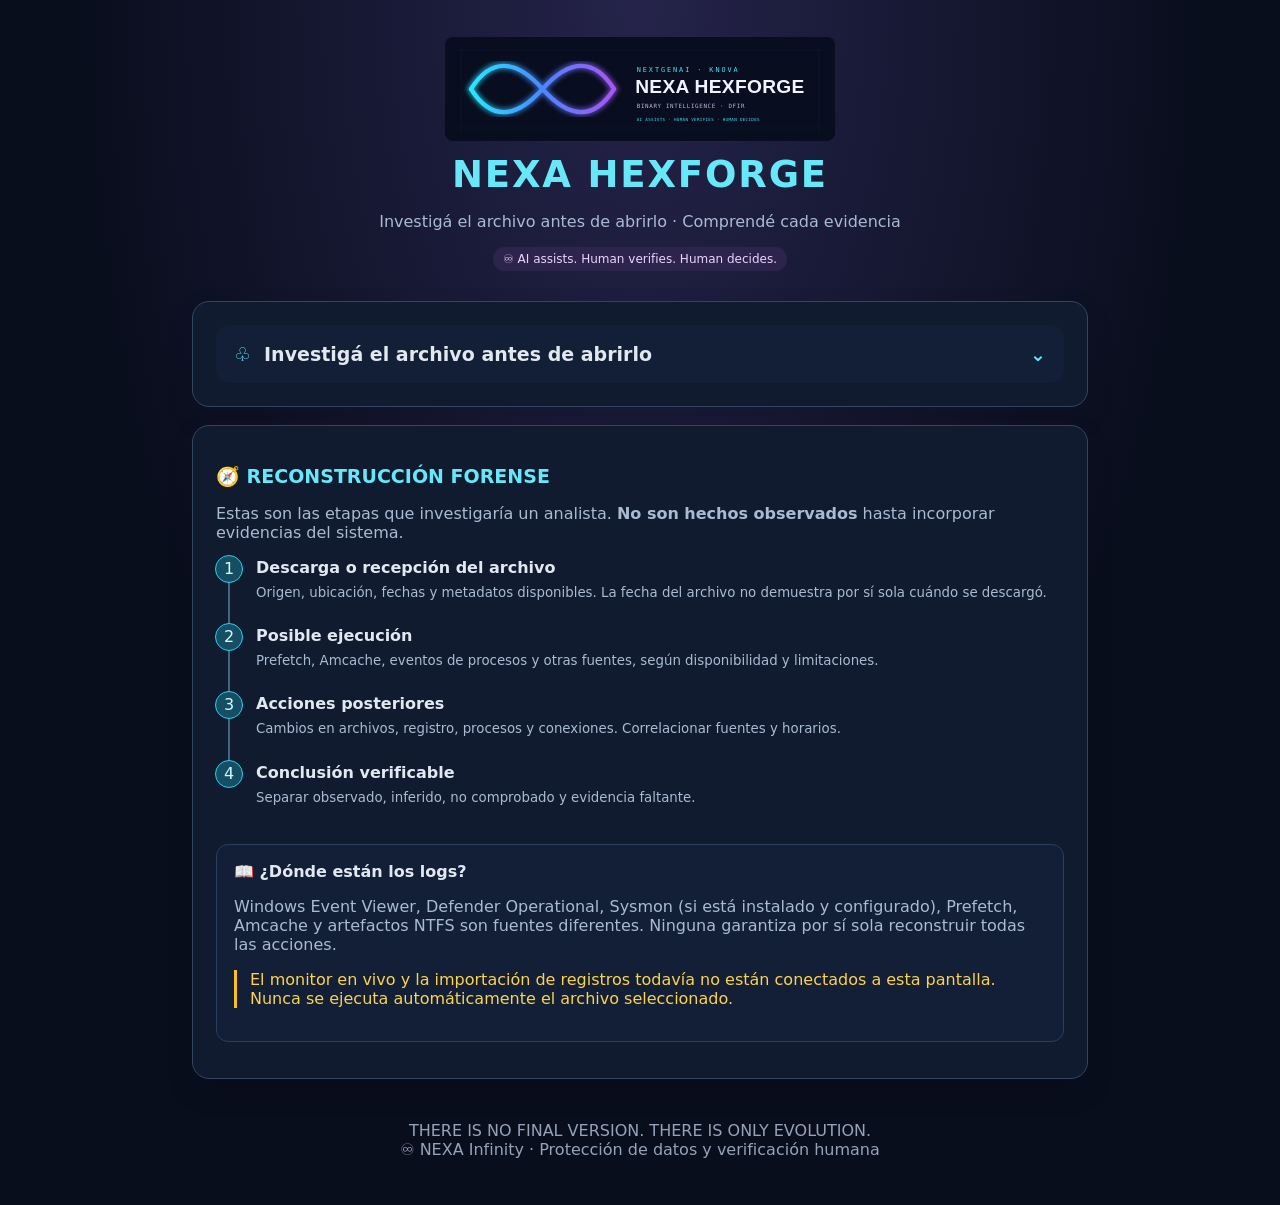
<file: web/index.html>
<!doctype html>
<html lang="es"><head><meta charset="utf-8"><meta name="viewport" content="width=device-width,initial-scale=1">
<title>NEXA HexForge | Investigá antes de abrir</title>
<style>
:root{color-scheme:dark;font-family:Inter,system-ui,Arial,sans-serif}*{box-sizing:border-box}body{margin:0;background:radial-gradient(ellipse at top,#25234a,#090e1d 62%);color:#e2e8f0}main{max-width:940px;margin:auto;padding:22px}header{text-align:center;margin:15px auto 30px}header img{width:min(390px,100%);max-height:130px}h1{font-size:clamp(23px,4vw,37px);letter-spacing:.05em;color:#67e8f9;margin:8px 0}h2{font-size:19px;color:#67e8f9}h3{margin:0;font-size:16px}.subtitle,.muted{color:#a9bbd3}.panel{background:#101b30;border:1px solid #344561;border-radius:17px;padding:23px;margin:18px 0;box-shadow:0 12px 28px #0002}.inner{background:#121f36;border:1px solid #2b3e5d;border-radius:12px;padding:17px;margin:13px 0}.intro{display:flex;gap:15px;align-items:center}.intro .symbol{font-size:29px}input[type=file]{max-width:100%;font:inherit;margin:12px 0}button,.linkbutton{font:inherit;background:#164e63;color:#e8fbff;border:1px solid #22d3ee;border-radius:9px;padding:12px 16px;cursor:pointer;text-decoration:none;display:inline-block}button:hover,.linkbutton:hover{background:#155e75}summary{cursor:pointer;list-style:none}summary::-webkit-details-marker{display:none}summary:focus-visible{outline:3px solid #fbbf24;outline-offset:4px}.fold{border-radius:14px;background:#121f36;padding:18px}.fold summary{display:flex;align-items:center;gap:13px;font-weight:700;font-size:19px}.fold summary .chevron{margin-left:auto;color:#67e8f9;transition:transform .2s}.fold[open] summary .chevron{transform:rotate(180deg)}.fold-body{padding:12px 0 0 36px}.fold-body p{line-height:1.65}button:focus-visible,a:focus-visible,input:focus-visible{outline:3px solid #fbbf24;outline-offset:3px}.status{color:#fcd34d}.item{display:flex;gap:13px;align-items:flex-start;border-top:1px solid #334155;padding:15px 0}.item:first-child{border-top:0}.item .icon{font-size:22px;min-width:27px}.item p{margin:5px 0 0;color:#cbd5e1;line-height:1.55}.timeline{margin:16px 0 0;padding:0;list-style:none;counter-reset:steps}.timeline li{position:relative;counter-increment:steps;border-left:2px solid #47647f;padding:0 0 23px 26px;margin-left:12px}.timeline li:before{content:counter(steps);position:absolute;left:-15px;top:-3px;background:#164e63;border:1px solid #22d3ee;border-radius:50%;width:26px;height:26px;text-align:center;line-height:26px;color:#cffafe}.timeline li:last-child{border-left-color:transparent}.timeline small{display:block;color:#a9bbd3;line-height:1.6;margin-top:5px}.pill{display:inline-block;background:#2d244d;color:#e9d5ff;border-radius:30px;padding:5px 10px;font-size:12px}.meta{font-family:ui-monospace,Consolas,monospace;font-size:13px;overflow-wrap:anywhere;color:#cbd5e1}.warning{border-left:3px solid #fbbf24;padding-left:13px;color:#fcd34d}.hidden{display:none}a{color:#67e8f9}footer{text-align:center;color:#94a3b8;padding:24px}#facts{margin-top:10px}#facts p{line-height:1.6}code{color:#f9a8d4}@media(max-width:520px){main{padding:12px}.panel{padding:15px}.intro{align-items:flex-start}}
</style></head><body><main>
<header><img src="../assets/nexa-hexforge-infinity.svg" alt="NEXA Infinity"><h1>NEXA HEXFORGE</h1><p class="subtitle">Investigá el archivo antes de abrirlo · Comprendé cada evidencia</p><span class="pill">♾️ AI assists. Human verifies. Human decides.</span></header>
<section class="panel"><details class="fold" id="investigate"><summary><span aria-hidden="true" style="color:#67e8f9">♧</span><span>Investigá el archivo antes de abrirlo</span><span class="chevron" aria-hidden="true">⌄</span></summary><div class="fold-body"><p class="muted">Descubrí qué contiene, qué podría hacer y qué señales conviene revisar. El análisis inicial no ejecuta el archivo.</p><label for="evidence" style="color:#e2e8f0">☁️ Seleccionar archivo local para análisis</label><br><input id="evidence" type="file"><br><button id="analyze" type="button">🔍 Analizar archivo</button><p id="status" class="status" role="status">Seleccioná un archivo para comenzar. No se envía a ningún servidor.</p></div></details></section>
<section id="under" class="panel hidden" aria-live="polite"><h2>🔬 TU ARCHIVO BAJO LA LUPA</h2><div class="inner"><h3 id="filename"></h3><p id="metadata" class="meta"></p><div id="facts"></div></div>
<div class="item"><span class="icon">⚠️</span><div><h3>¿Qué contiene realmente?</h3><p id="identity"></p></div></div>
<div class="item"><span class="icon">🔍</span><div><h3>¿Qué señales merece la pena revisar?</h3><p id="signals"></p></div></div>
<div class="item"><span class="icon">📡</span><div><h3>¿Qué pasó cuando lo ejecutaron?</h3><p>Este análisis no puede saberlo por sí solo. Para demostrar ejecución, cambios o conexiones necesitamos registros del equipo o telemetría de un monitor autorizado.</p></div></div>
<a class="linkbutton" href="semantic-hex.html">Explorar bytes en Semantic Hex Inspector</a>
</section>
<section class="panel"><h2>🧭 RECONSTRUCCIÓN FORENSE</h2><p class="muted">Estas son las etapas que investigaría un analista. <strong>No son hechos observados</strong> hasta incorporar evidencias del sistema.</p>
<ol class="timeline"><li><strong>Descarga o recepción del archivo</strong><small>Origen, ubicación, fechas y metadatos disponibles. La fecha del archivo no demuestra por sí sola cuándo se descargó.</small></li>
<li><strong>Posible ejecución</strong><small>Prefetch, Amcache, eventos de procesos y otras fuentes, según disponibilidad y limitaciones.</small></li>
<li><strong>Acciones posteriores</strong><small>Cambios en archivos, registro, procesos y conexiones. Correlacionar fuentes y horarios.</small></li>
<li><strong>Conclusión verificable</strong><small>Separar observado, inferido, no comprobado y evidencia faltante.</small></li></ol>
<div class="inner"><h3>📖 ¿Dónde están los logs?</h3><p class="muted">Windows Event Viewer, Defender Operational, Sysmon (si está instalado y configurado), Prefetch, Amcache y artefactos NTFS son fuentes diferentes. Ninguna garantiza por sí sola reconstruir todas las acciones.</p><p class="warning">El monitor en vivo y la importación de registros todavía no están conectados a esta pantalla. Nunca se ejecuta automáticamente el archivo seleccionado.</p></div></section>
<footer>THERE IS NO FINAL VERSION. THERE IS ONLY EVOLUTION.<br>♾️ NEXA Infinity · Protección de datos y verificación humana</footer>
<script>
"use strict";
const $=id=>document.getElementById(id);
const fmt=n=>"0x"+n.toString(16).toUpperCase().padStart(2,"0");
const suffix=name=>{const p=name.lastIndexOf(".");return p<0?"(sin extensión)":name.slice(p).toLowerCase()};
function kind(b){if(b.length>=2&&b[0]===77&&b[1]===90)return ["PE/MZ","Se detectó una cabecera MZ. Puede corresponder a un ejecutable Windows; la estructura PE completa requiere validación.","Revisar e_lfanew, cabecera PE, secciones e importaciones."];
if(b.length>=4&&b[0]===0x7f&&b[1]===69&&b[2]===76&&b[3]===70)return ["ELF","Se detectó la firma ELF, habitual en ejecutables y bibliotecas de sistemas tipo Unix.","Revisar arquitectura, encabezados y dependencias."];
if(b.length>=4&&b[0]===0x50&&b[1]===0x4b&&[[3,4],[5,6],[7,8]].some(x=>b[2]===x[0]&&b[3]===x[1]))return ["ZIP","Se detectó una estructura compatible con ZIP. Una APK también utiliza ZIP como contenedor.","Inspeccionar entradas, rutas y metadatos sin extraer ni ejecutar contenido desconocido."];
if(b.length>=3&&b[0]===0xff&&b[1]===0xd8&&b[2]===0xff)return ["JPEG","Se detectó una cabecera compatible con JPEG.","La firma inicial no excluye datos anexados ni otros riesgos; validar la estructura completa."];
if(b.length>=8&&[137,80,78,71,13,10,26,10].every((x,i)=>b[i]===x))return ["PNG","Se detectó una firma PNG.","Validar estructura y chunks; una firma no garantiza seguridad."];
if(b.length>=4&&[0x25,0x50,0x44,0x46].every((x,i)=>b[i]===x))return ["PDF","Se detectó una cabecera PDF.","Revisar estructura, objetos, acciones y archivos embebidos con un parser seguro."];
return ["No identificado","No se identificó una firma conocida en los primeros bytes.","No significa que sea seguro o peligroso; requiere un parser adecuado y más contexto."];}
$("analyze").addEventListener("click",async()=>{const f=$("evidence").files?.[0];if(!f){$("status").textContent="Seleccioná un archivo.";return;}$("status").textContent="Leyendo los primeros bytes localmente…";try{
const b=new Uint8Array(await f.slice(0,Math.min(f.size,4096)).arrayBuffer());const [type,identity,signals]=kind(b);
$("filename").textContent=f.name;$("metadata").textContent="Tamaño: "+f.size+" bytes · Extensión: "+suffix(f.name)+" · Firma: "+type;
$("facts").replaceChildren();const p=document.createElement("p");p.textContent="Primeros bytes: "+Array.from(b.slice(0,16),fmt).join(" ")+(b.length?"":" (archivo vacío)");$("facts").append(p);
const ext=suffix(f.name),looksImage=[".jpg",".jpeg",".png",".gif",".webp"].includes(ext),isExecutable=type==="PE/MZ"||type==="ELF";
$("identity").textContent=(looksImage&&isExecutable?"Atención: la extensión sugiere una imagen, pero la cabecera corresponde a un formato ejecutable. ":"")+identity;
$("signals").textContent=signals+" Esta clasificación es preliminar: no ejecuta código ni emite un veredicto de malware.";
$("under").classList.remove("hidden");$("status").textContent="Inspección local completada. No se ejecutó ni envió el archivo.";
}catch(e){$("status").textContent="No se pudo leer el archivo: "+e.message;}}); 
</script></main></body></html>
</file>
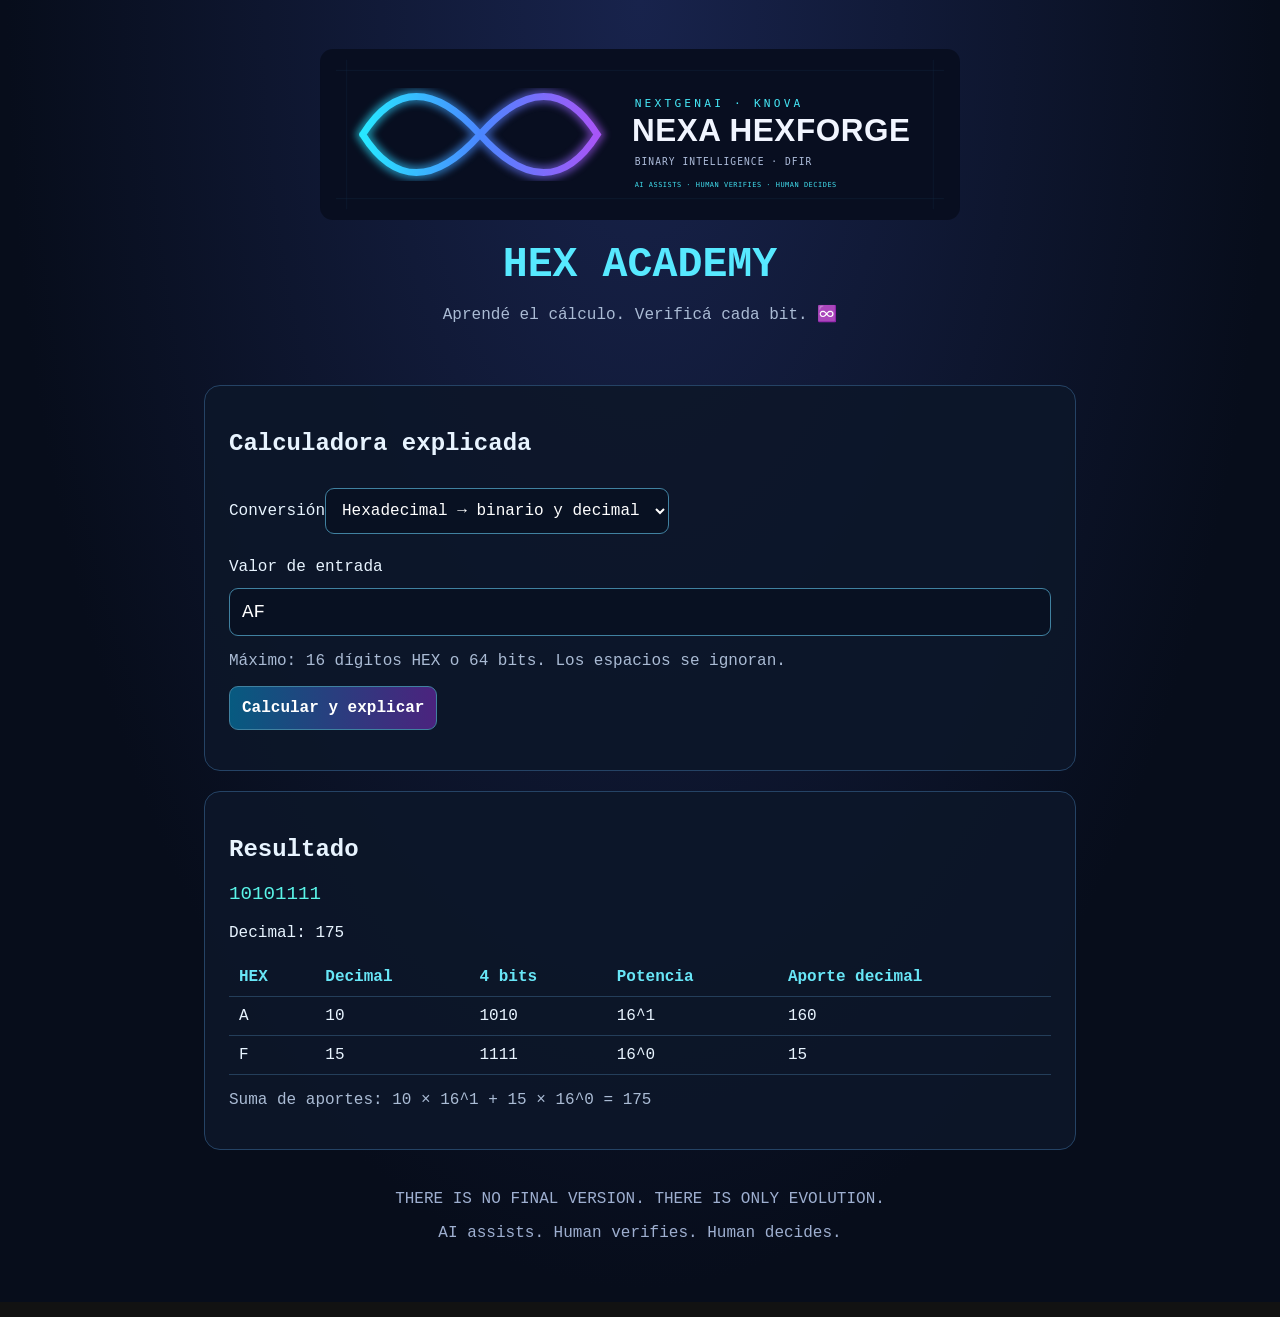
<file: web/academy.html>
<!doctype html>
<html lang="es"><head><meta charset="utf-8"><meta name="viewport" content="width=device-width,initial-scale=1">
<title>NEXA Hex Academy · KNOVA</title>
<style>
:root{color-scheme:dark;font-family:ui-monospace,Consolas,monospace}*{box-sizing:border-box}
body{margin:0;background:radial-gradient(ellipse at 50% 0%,#18234c,#070d1b 70%);color:#e8f4ff;min-height:100vh}
main{max-width:920px;margin:auto;padding:24px}header{text-align:center;padding:25px 0}
header img{max-width:100%;width:640px}h1{font-size:clamp(1.5rem,4vw,2.6rem);margin:16px 0;color:#57e9ff}
small,.muted{color:#aabbd4}section{border:1px solid #254365;border-radius:16px;padding:24px;background:#0d1729e8;margin:20px 0}
label{display:block;margin:12px 0}input,select,button{background:#081122;border:1px solid #4081a0;color:white;border-radius:9px;padding:12px;font:inherit}
input{width:100%;font-size:1.2rem}button{cursor:pointer;background:linear-gradient(90deg,#075a80,#4b237e);font-weight:700}
.controls{display:flex;gap:12px;flex-wrap:wrap}.controls>*{flex:1;min-width:130px}
.result{overflow-wrap:anywhere;color:#5af4e8;font-size:1.2rem}table{width:100%;border-collapse:collapse}
th,td{padding:10px;border-bottom:1px solid #243e5a;text-align:left}
th{color:#68e6f7}#error{color:#ffb6bf}code{color:#83eaff}footer{text-align:center;color:#9eafd0;padding:20px}
</style></head>
<body><main><header><img src="../assets/nexa-hexforge-infinity.svg" alt="NEXA Infinity"><h1>HEX ACADEMY</h1><p class="muted">Aprendé el cálculo. Verificá cada bit. ♾️</p></header>
<section><h2>Calculadora explicada</h2><div class="controls"><label>Conversión<select id="mode"><option value="hex">Hexadecimal → binario y decimal</option><option value="bin">Binario → hexadecimal</option></select></label></div>
<label for="value">Valor de entrada</label><input id="value" value="AF" maxlength="80" spellcheck="false" autocomplete="off">
<p class="muted">Máximo: 16 dígitos HEX o 64 bits. Los espacios se ignoran.</p><button id="calculate">Calcular y explicar</button><p id="error" role="alert"></p></section>
<section id="output" aria-live="polite"><h2>Resultado</h2><p class="result" id="result"></p><p id="summary"></p>
<div style="overflow-x:auto"><table><thead id="head"></thead><tbody id="steps"></tbody></table></div>
<p id="formula" class="muted"></p></section>
<footer>THERE IS NO FINAL VERSION. THERE IS ONLY EVOLUTION.<p>AI assists. Human verifies. Human decides.</p></footer></main>
<script src="academy.js"></script></body></html>
</file>
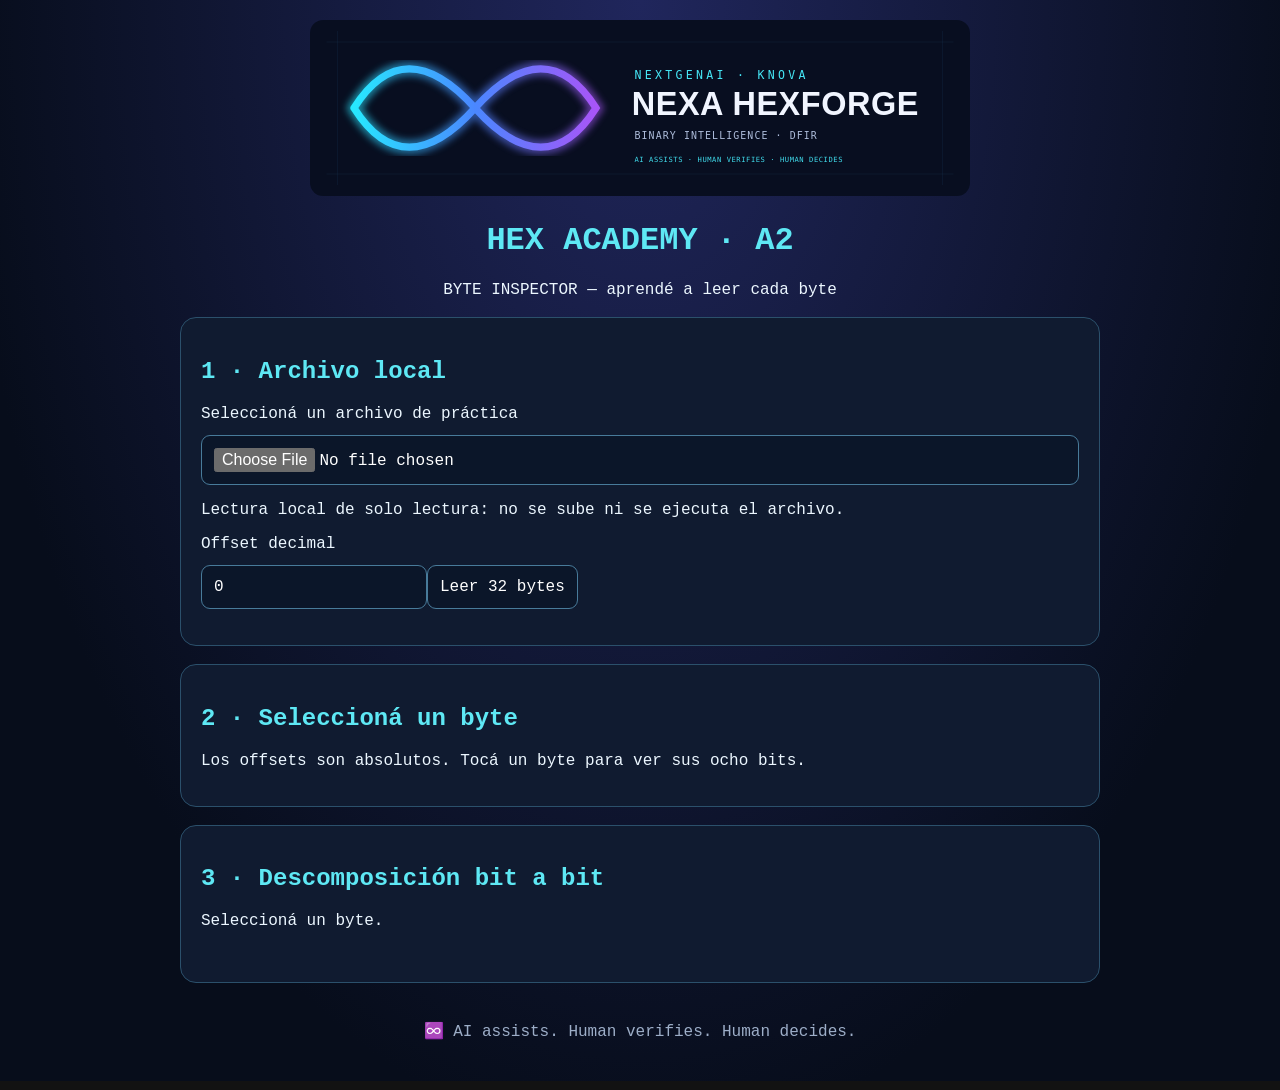
<file: web/byte-inspector.html>
<!doctype html><html lang="es"><head><meta charset="utf-8"><meta name="viewport" content="width=device-width,initial-scale=1"><title>NEXA Hex Academy A2</title><style>
:root{color-scheme:dark;font-family:Consolas,monospace}*{box-sizing:border-box}body{background:radial-gradient(ellipse at top,#20265c,#070d1b 75%);color:#ecf7ff;margin:0}main{max-width:960px;margin:auto;padding:20px}header{text-align:center}header img{width:100%;max-width:660px}h1,h2{color:#5ee8f4}section{background:#101b30;border:1px solid #2b506b;border-radius:16px;padding:20px;margin:18px 0}label{display:block;margin:12px 0}input,button{background:#0b1629;color:white;border:1px solid #487b9a;border-radius:9px;padding:12px;font:inherit}input[type=file]{width:100%}button{cursor:pointer}button:focus-visible{outline:2px solid #6ff}#bytes,.bitgrid{display:grid;grid-template-columns:repeat(8,minmax(0,1fr));gap:6px}.byte{padding:12px 2px}.byte[aria-pressed=true]{background:#087e9e;outline:2px solid cyan}.bit{text-align:center;border:1px solid #385474;border-radius:8px;padding:8px 2px}.bit strong{display:block;color:#65e8ee}.bit small{font-size:.7rem;color:#c7d8ec}#status{color:#f3d68b}#selected,#formula{overflow-wrap:anywhere}footer{text-align:center;color:#9daec8;padding:20px}
</style></head><body><main><header><img src="../assets/nexa-hexforge-infinity.svg" alt="NEXA Infinity"><h1>HEX ACADEMY · A2</h1><p>BYTE INSPECTOR — aprendé a leer cada byte</p></header>
<section><h2>1 · Archivo local</h2><label for="file">Seleccioná un archivo de práctica</label><input id="file" type="file"><p>Lectura local de solo lectura: no se sube ni se ejecuta el archivo.</p><label for="offset">Offset decimal</label><input id="offset" type="number" min="0" step="1" value="0"><button id="read">Leer 32 bytes</button><p id="status" role="status"></p></section>
<section><h2>2 · Seleccioná un byte</h2><p>Los offsets son absolutos. Tocá un byte para ver sus ocho bits.</p><div id="bytes"></div></section>
<section aria-live="polite"><h2>3 · Descomposición bit a bit</h2><p id="selected">Seleccioná un byte.</p><div class="bitgrid" id="bits"></div><p id="formula"></p><p id="meaning"></p></section>
<footer>♾️ AI assists. Human verifies. Human decides.</footer></main><script src="byte-inspector.js"></script></body></html>
</file>
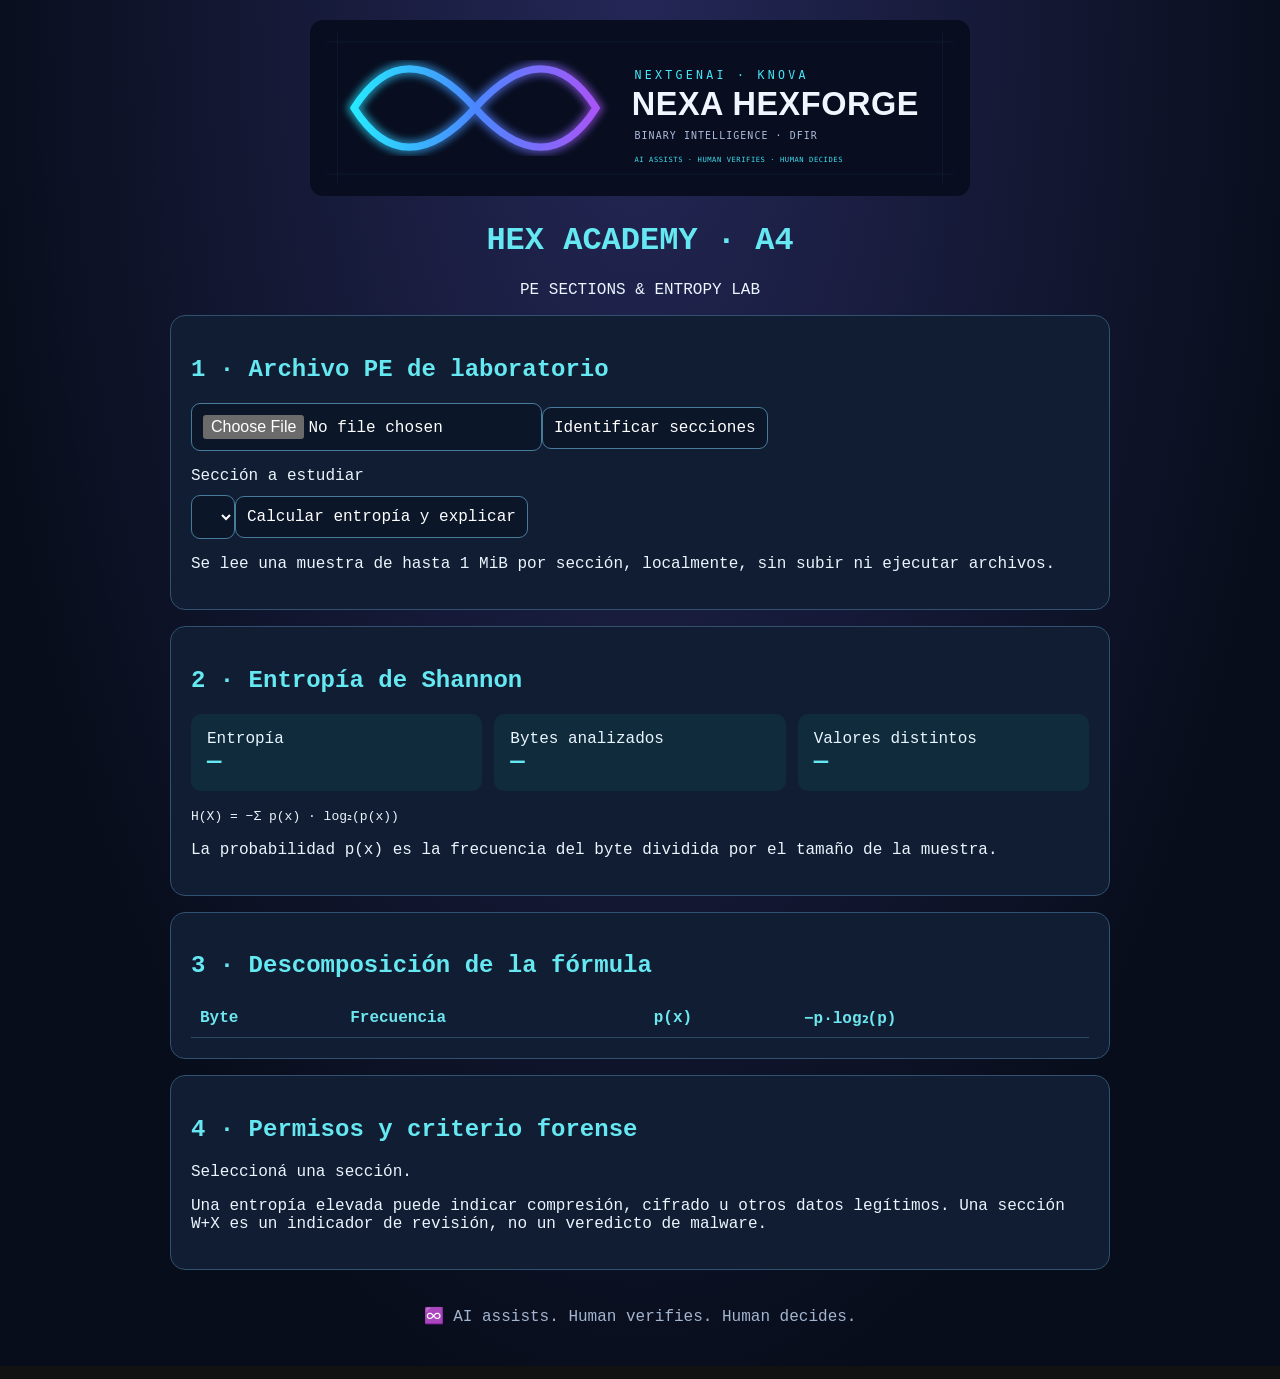
<file: web/entropy-lab.html>
<!doctype html><html lang="es"><head><meta charset="utf-8"><meta name="viewport" content="width=device-width,initial-scale=1"><title>NEXA Hex Academy A4 — Entropy Lab</title><style>
:root{color-scheme:dark;font-family:Consolas,monospace}*{box-sizing:border-box}body{margin:0;background:radial-gradient(ellipse at top,#242756,#080d1b 75%);color:#e9f6ff}main{max-width:980px;margin:auto;padding:20px}header{text-align:center}header img{max-width:660px;width:100%}h1,h2{color:#65e8f1}section{background:#111d32;border:1px solid #30516f;border-radius:15px;padding:20px;margin:16px 0}input,button,select{font:inherit;padding:11px;border:1px solid #487b9a;border-radius:9px;background:#0b1629;color:#fff;max-width:100%}button{cursor:pointer}button:focus-visible{outline:2px solid cyan}label{display:block;margin:10px 0}#status{color:#f8d88b}.metrics{display:flex;gap:12px;flex-wrap:wrap}.metric{flex:1;min-width:140px;padding:16px;background:#102b3c;border-radius:10px}.metric strong{display:block;color:#65e8f1;font-size:1.5rem}table{width:100%;border-collapse:collapse}th,td{padding:9px;text-align:left;border-bottom:1px solid #304963}th{color:#6ce6ef}.scroll{overflow:auto;max-height:400px}footer{text-align:center;color:#a3b5cf;padding:20px}
</style></head><body><main><header><img src="../assets/nexa-hexforge-infinity.svg" alt="NEXA Infinity"><h1>HEX ACADEMY · A4</h1><p>PE SECTIONS & ENTROPY LAB</p></header>
<section><h2>1 · Archivo PE de laboratorio</h2><input type="file" id="file"><button id="inspect">Identificar secciones</button><p id="status" role="status"></p><label for="section">Sección a estudiar</label><select id="section"></select><button id="calculate">Calcular entropía y explicar</button><p>Se lee una muestra de hasta 1 MiB por sección, localmente, sin subir ni ejecutar archivos.</p></section>
<section><h2>2 · Entropía de Shannon</h2><div class="metrics"><div class="metric">Entropía<strong id="entropy">—</strong></div><div class="metric">Bytes analizados<strong id="bytes">—</strong></div><div class="metric">Valores distintos<strong id="unique">—</strong></div></div><p><code>H(X) = −Σ p(x) · log₂(p(x))</code></p><p id="explain">La probabilidad p(x) es la frecuencia del byte dividida por el tamaño de la muestra.</p></section>
<section><h2>3 · Descomposición de la fórmula</h2><div class="scroll"><table><thead><tr><th>Byte</th><th>Frecuencia</th><th>p(x)</th><th>−p·log₂(p)</th></tr></thead><tbody id="terms"></tbody></table></div></section>
<section><h2>4 · Permisos y criterio forense</h2><p id="permissions">Seleccioná una sección.</p><p>Una entropía elevada puede indicar compresión, cifrado u otros datos legítimos. Una sección W+X es un indicador de revisión, no un veredicto de malware.</p></section>
<footer>♾️ AI assists. Human verifies. Human decides.</footer></main><script src="entropy-lab.js"></script></body></html>
</file>
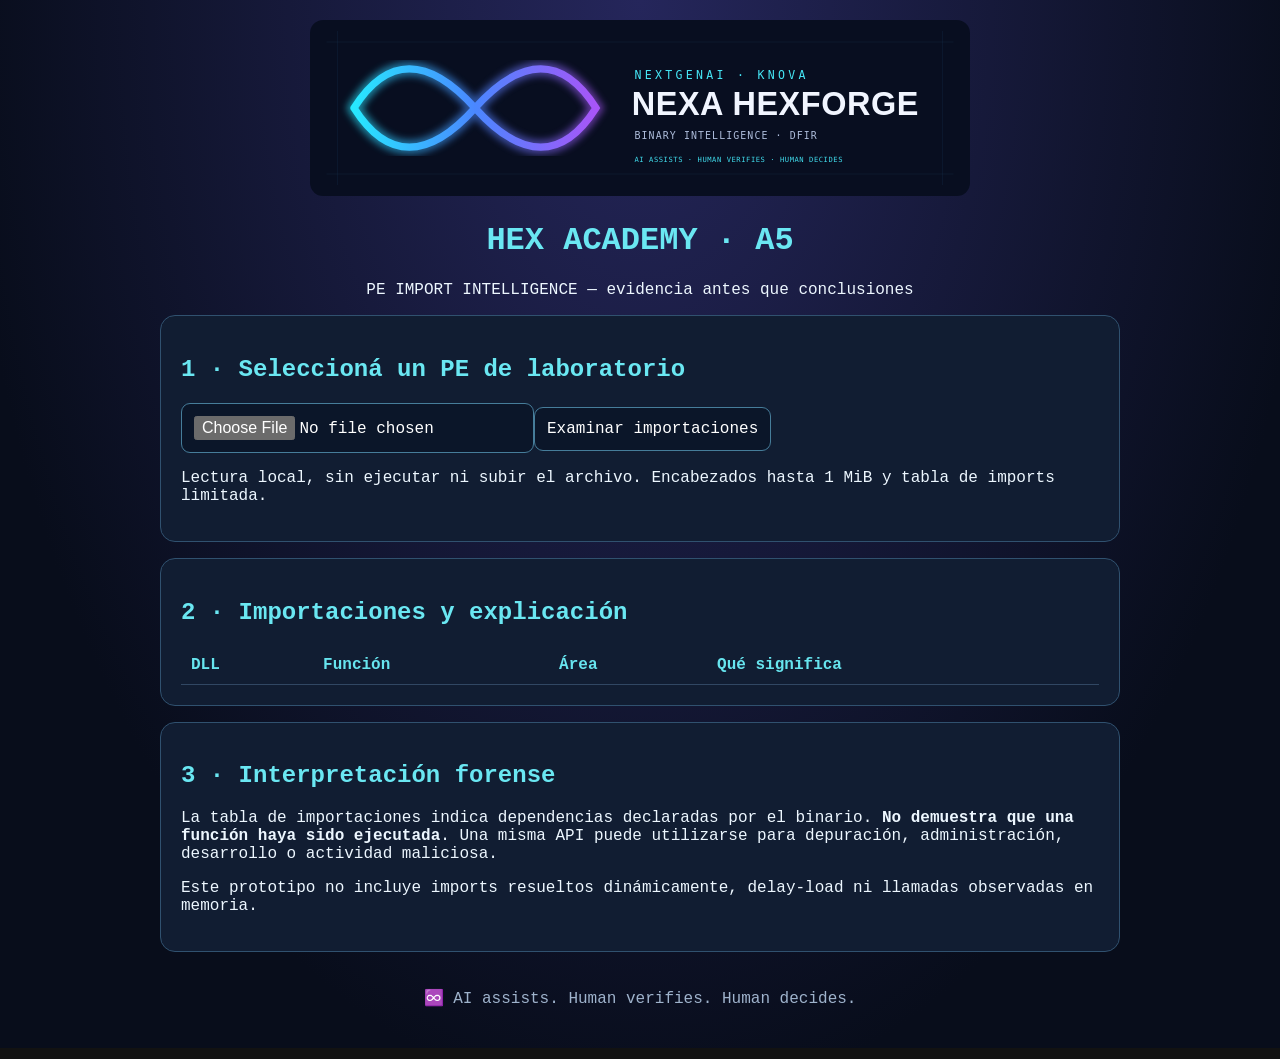
<file: web/import-intelligence.html>
<!doctype html><html lang="es"><head><meta charset="utf-8"><meta name="viewport" content="width=device-width,initial-scale=1"><title>NEXA Hex Academy A5 · Import Intelligence</title><style>
:root{color-scheme:dark;font-family:Consolas,monospace}*{box-sizing:border-box}body{background:radial-gradient(ellipse at top,#25265b,#080d1b 75%);color:#edf7ff;margin:0}main{max-width:1000px;margin:auto;padding:20px}header{text-align:center}header img{max-width:660px;width:100%}h1,h2{color:#6ae7f2}section{background:#111d32;border:1px solid #30516f;border-radius:15px;padding:20px;margin:16px 0}input,button{font:inherit;padding:12px;border:1px solid #467d9a;border-radius:9px;background:#0b1629;color:white;max-width:100%}button{cursor:pointer}button:focus-visible{outline:2px solid cyan}table{width:100%;border-collapse:collapse}th,td{text-align:left;padding:10px;border-bottom:1px solid #314763;vertical-align:top}th{color:#67e5ef}.scroll{overflow:auto}#status{color:#f7d78b}footer{text-align:center;color:#9fb3cc;padding:20px}
</style></head><body><main><header><img src="../assets/nexa-hexforge-infinity.svg" alt="NEXA Infinity"><h1>HEX ACADEMY · A5</h1><p>PE IMPORT INTELLIGENCE — evidencia antes que conclusiones</p></header>
<section><h2>1 · Seleccioná un PE de laboratorio</h2><input type="file" id="file"><button id="inspect">Examinar importaciones</button><p>Lectura local, sin ejecutar ni subir el archivo. Encabezados hasta 1 MiB y tabla de imports limitada.</p><p id="status" role="status"></p></section>
<section><h2>2 · Importaciones y explicación</h2><div class="scroll"><table><thead><tr><th>DLL</th><th>Función</th><th>Área</th><th>Qué significa</th></tr></thead><tbody id="rows"></tbody></table></div></section>
<section><h2>3 · Interpretación forense</h2><p>La tabla de importaciones indica dependencias declaradas por el binario. <strong>No demuestra que una función haya sido ejecutada</strong>. Una misma API puede utilizarse para depuración, administración, desarrollo o actividad maliciosa.</p><p>Este prototipo no incluye imports resueltos dinámicamente, delay-load ni llamadas observadas en memoria.</p></section><footer>♾️ AI assists. Human verifies. Human decides.</footer></main><script src="import-intelligence.js"></script></body></html>
</file>
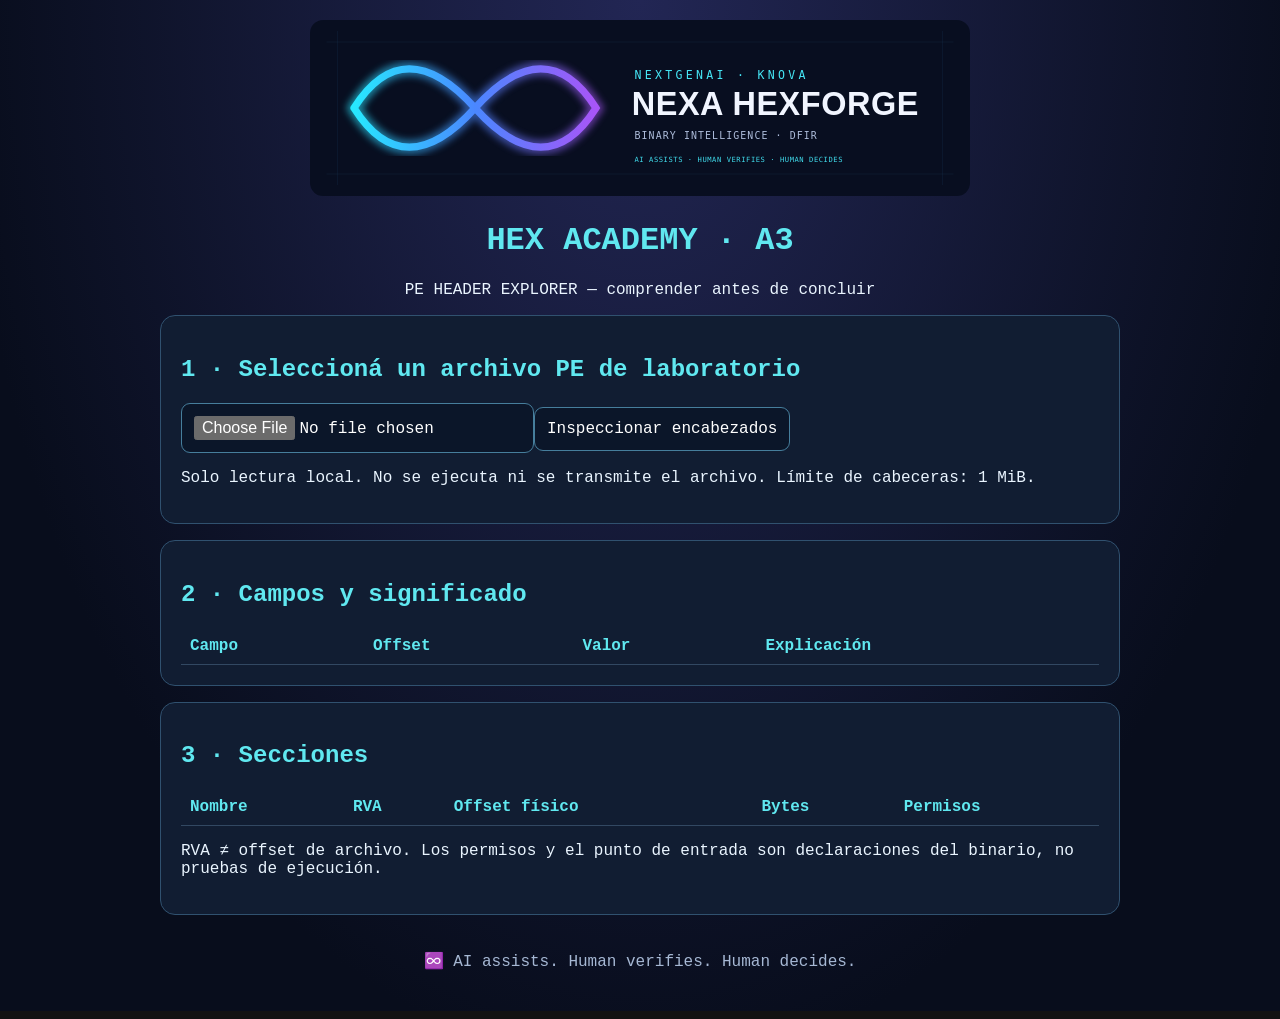
<file: web/pe-explorer.html>
<!doctype html><html lang="es"><head><meta charset="utf-8"><meta name="viewport" content="width=device-width,initial-scale=1"><title>NEXA Hex Academy A3 · PE Header Explorer</title><style>
:root{color-scheme:dark;font-family:Consolas,monospace}*{box-sizing:border-box}body{background:radial-gradient(ellipse at top,#222654,#080d1c 75%);color:#eaf5ff;margin:0}main{max-width:1000px;margin:auto;padding:20px}header{text-align:center}header img{max-width:660px;width:100%}h1,h2{color:#60e8f0}section{background:#111d32;border:1px solid #30516f;border-radius:15px;padding:20px;margin:16px 0}input,button{font:inherit;padding:12px;border:1px solid #467e9c;border-radius:9px;background:#0b1629;color:white}input{max-width:100%}button{cursor:pointer}button:focus-visible{outline:2px solid cyan}table{width:100%;border-collapse:collapse}th,td{border-bottom:1px solid #324862;padding:9px;text-align:left;vertical-align:top}th{color:#60e8f0}code{color:#70ebee}#status{color:#ffd68d}.scroll{overflow-x:auto}footer{text-align:center;color:#a6b8d4;padding:20px}
</style></head><body><main><header><img src="../assets/nexa-hexforge-infinity.svg" alt="NEXA Infinity"><h1>HEX ACADEMY · A3</h1><p>PE HEADER EXPLORER — comprender antes de concluir</p></header>
<section><h2>1 · Seleccioná un archivo PE de laboratorio</h2><input type="file" id="file"><button id="inspect">Inspeccionar encabezados</button><p>Solo lectura local. No se ejecuta ni se transmite el archivo. Límite de cabeceras: 1 MiB.</p><p id="status" role="status"></p></section>
<section><h2>2 · Campos y significado</h2><div class="scroll"><table><thead><tr><th>Campo</th><th>Offset</th><th>Valor</th><th>Explicación</th></tr></thead><tbody id="fields"></tbody></table></div></section>
<section><h2>3 · Secciones</h2><div class="scroll"><table><thead><tr><th>Nombre</th><th>RVA</th><th>Offset físico</th><th>Bytes</th><th>Permisos</th></tr></thead><tbody id="sections"></tbody></table></div><p>RVA ≠ offset de archivo. Los permisos y el punto de entrada son declaraciones del binario, no pruebas de ejecución.</p></section>
<footer>♾️ AI assists. Human verifies. Human decides.</footer></main><script src="pe-explorer.js"></script></body></html>
</file>
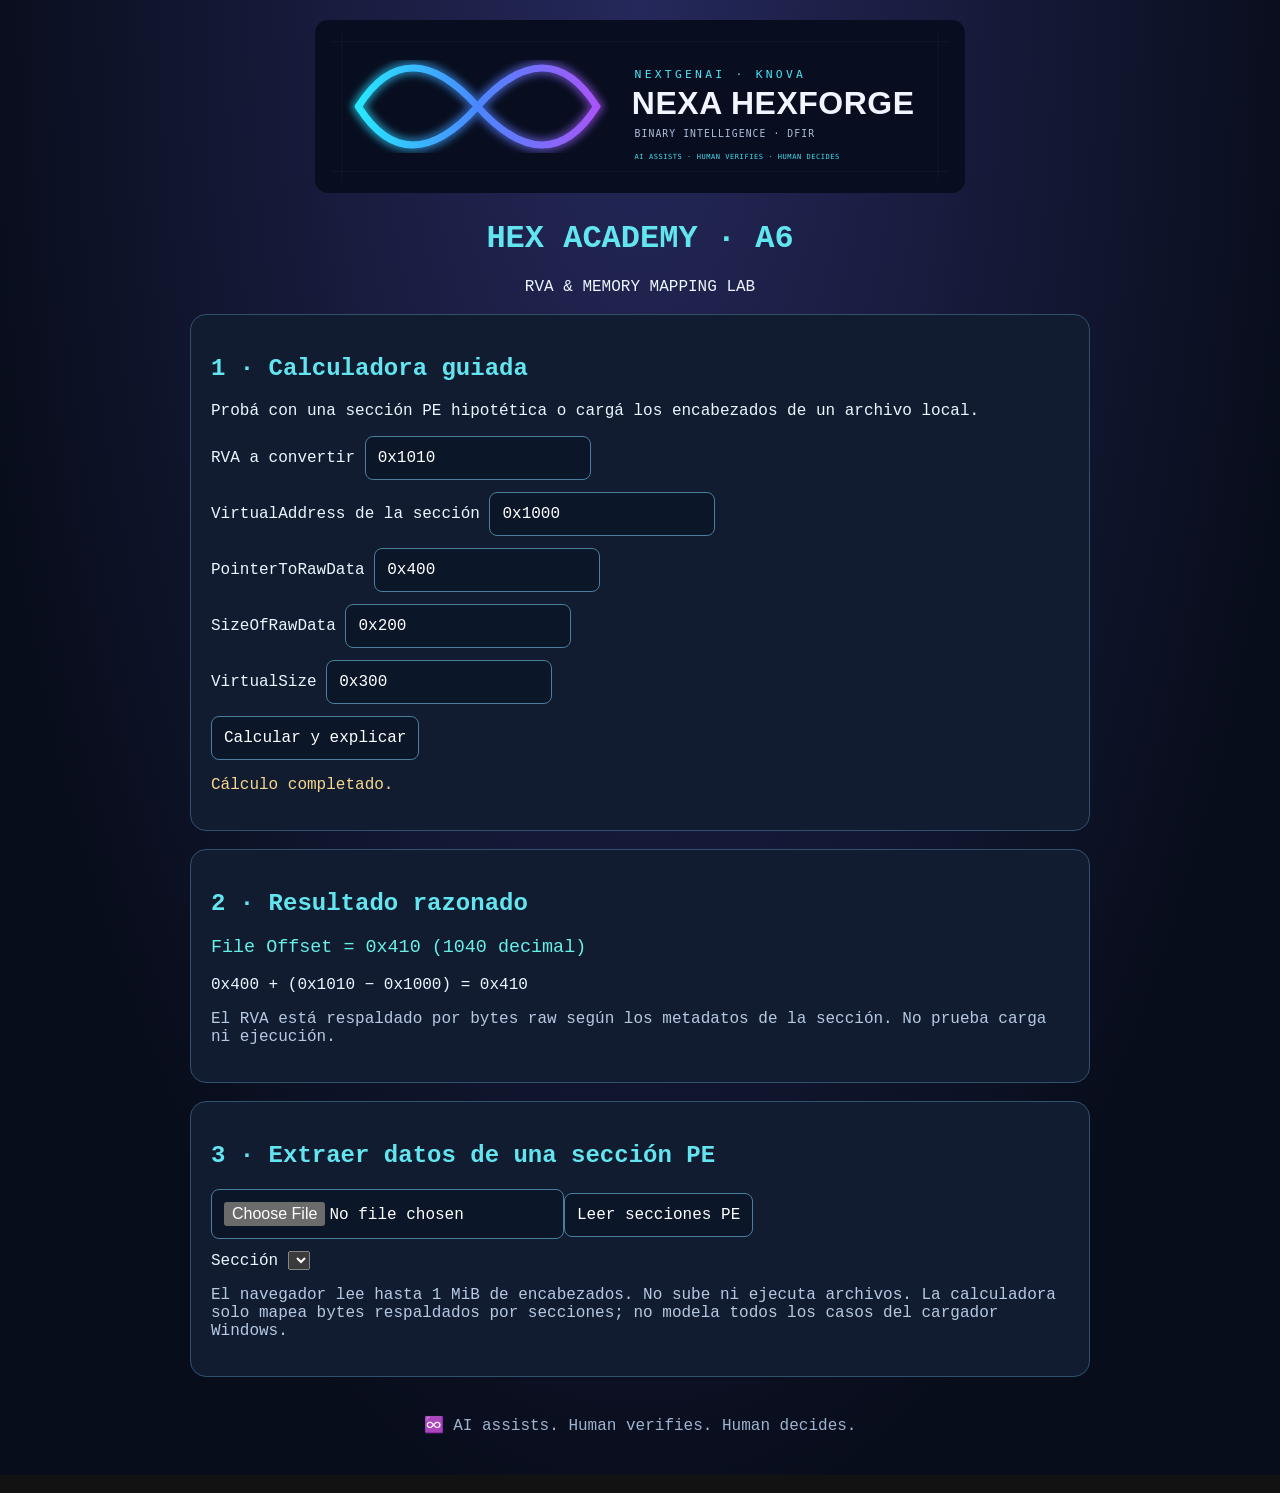
<file: web/rva-mapping.html>
<!doctype html><html lang="es"><head><meta charset="utf-8"><meta name="viewport" content="width=device-width,initial-scale=1"><title>NEXA Hex Academy A6 · RVA Mapping</title><style>
:root{color-scheme:dark;font-family:Consolas,monospace}*{box-sizing:border-box}body{margin:0;background:radial-gradient(ellipse at top,#25285a,#080d1b 75%);color:#edf6ff}main{max-width:940px;margin:auto;padding:20px}header{text-align:center}header img{width:100%;max-width:650px}h1,h2{color:#63e5f0}section{background:#111c31;border:1px solid #30516c;border-radius:16px;padding:20px;margin:18px 0}input,button{font:inherit;background:#0b1629;border:1px solid #497f9d;color:white;border-radius:8px;padding:12px;max-width:100%}button{cursor:pointer}button:focus-visible{outline:2px solid cyan}label{display:block;margin:12px 0}.formula{color:#67f0e6;font-size:1.15rem;overflow-wrap:anywhere}.note{color:#b7c9e2}#status{color:#f7d88b}footer{text-align:center;color:#9fb4ce;padding:20px}
</style></head><body><main><header><img src="../assets/nexa-hexforge-infinity.svg" alt="NEXA Infinity"><h1>HEX ACADEMY · A6</h1><p>RVA & MEMORY MAPPING LAB</p></header>
<section><h2>1 · Calculadora guiada</h2><p>Probá con una sección PE hipotética o cargá los encabezados de un archivo local.</p>
<label>RVA a convertir <input id="rva" value="0x1010"></label>
<label>VirtualAddress de la sección <input id="va" value="0x1000"></label>
<label>PointerToRawData <input id="raw" value="0x400"></label>
<label>SizeOfRawData <input id="size" value="0x200"></label>
<label>VirtualSize <input id="vsize" value="0x300"></label>
<button id="calculate">Calcular y explicar</button><p id="status" role="status"></p></section>
<section><h2>2 · Resultado razonado</h2><p id="result" class="formula"></p><p id="steps"></p><p id="meaning" class="note"></p></section>
<section><h2>3 · Extraer datos de una sección PE</h2><input type="file" id="file"><button id="load">Leer secciones PE</button><label>Sección <select id="section"></select></label>
<p class="note">El navegador lee hasta 1 MiB de encabezados. No sube ni ejecuta archivos. La calculadora solo mapea bytes respaldados por secciones; no modela todos los casos del cargador Windows.</p></section>
<footer>♾️ AI assists. Human verifies. Human decides.</footer></main><script src="rva-mapping.js"></script></body></html>
</file>
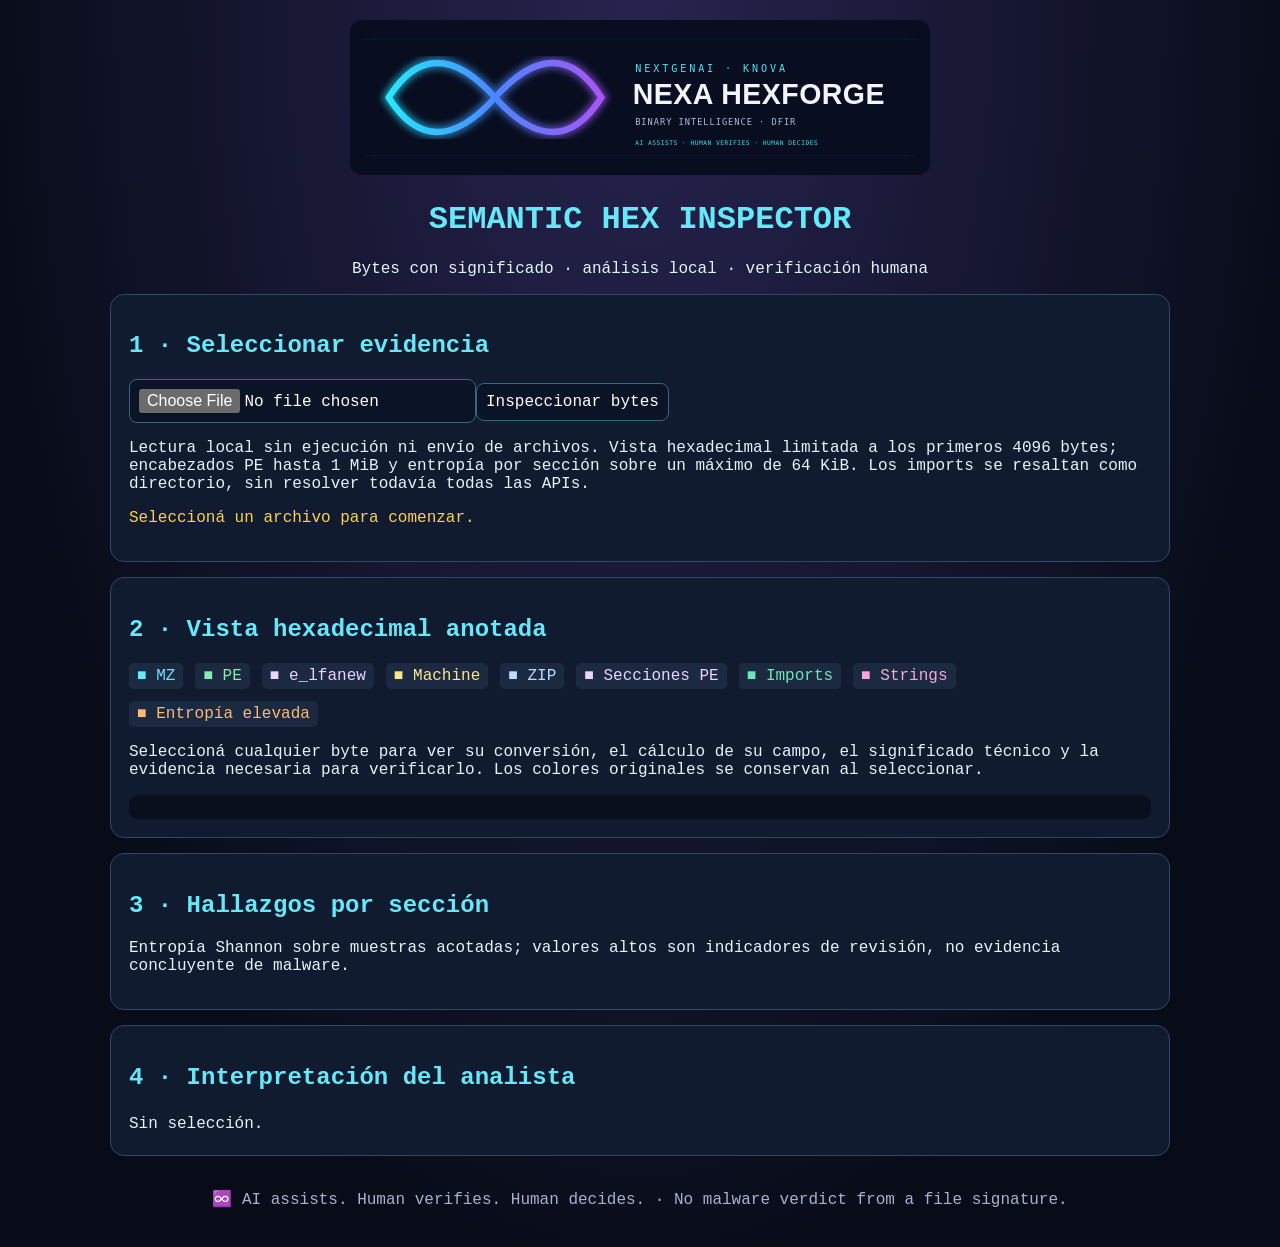
<file: web/semantic-hex.html>
<!doctype html><html lang="es"><head><meta charset="utf-8"><meta name="viewport" content="width=device-width,initial-scale=1"><title>NEXA-HexForge · Semantic Hex Inspector</title><style>
:root{color-scheme:dark;font-family:Consolas,"Courier New",monospace}*{box-sizing:border-box}body{background:radial-gradient(ellipse at top,#27234f,#080c18 75%);color:#e5f4ff;margin:0}main{max-width:1100px;margin:auto;padding:20px}header{text-align:center}header img{width:min(580px,100%)}h1,h2{color:#67e8f9}section{background:#101b30;border:1px solid #304862;border-radius:14px;padding:18px;margin:15px 0}input,button{font:inherit;border:1px solid #3b647e;border-radius:8px;padding:9px;background:#0a1426;color:white}button{cursor:pointer}button:focus-visible,.byte:focus-visible{outline:2px solid #67e8f9}#grid{overflow:auto;max-height:60vh;background:#090f1d;border-radius:9px;padding:12px}table{border-collapse:collapse;white-space:nowrap;font-size:13px}td,th{padding:4px 7px}th{color:#8ab6cc;text-align:left}td.off{color:#7f94ae}.byte{border:0;padding:4px 5px;margin:1px;background:transparent;color:#cbd5e1;border-radius:4px;min-width:27px}.byte[data-kind="mz"]{background:#164e63;color:#67e8f9}.byte[data-kind="pe"]{background:#14532d;color:#86efac}.byte[data-kind="pointer"]{background:#4c1d95;color:#e9d5ff}.byte[data-kind="machine"]{background:#713f12;color:#fde68a}.byte[data-kind="zip"]{background:#1e40af;color:#bfdbfe}.byte[data-kind="section"]{background:#3f305f;color:#e9d5ff}.byte[data-kind="import"]{background:#164e3a;color:#6ee7b7}.byte[data-kind="string"]{background:#334155;color:#f9a8d4}.byte[data-kind="entropy"]{background:#7c2d12;color:#fdba74}.byte.selected{outline:2px solid #fff;outline-offset:1px;box-shadow:0 0 0 2px #22d3ee88}.ascii{color:#a6b5cc;letter-spacing:2px}#detail{white-space:pre-wrap;line-height:1.65}#status{color:#fcd34d}.legend{display:flex;flex-wrap:wrap;gap:12px}.legend span{padding:4px 8px;border-radius:5px;background:#1b2941}footer{color:#a5b4ce;text-align:center;padding:18px}</style></head><body><main><header><img src="../assets/nexa-hexforge-infinity.svg" alt="NEXA Infinity"><h1>SEMANTIC HEX INSPECTOR</h1><p>Bytes con significado · análisis local · verificación humana</p></header><section><h2>1 · Seleccionar evidencia</h2><input id="file" type="file" aria-label="Archivo binario local"><button id="load">Inspeccionar bytes</button><p>Lectura local sin ejecución ni envío de archivos. Vista hexadecimal limitada a los primeros 4096 bytes; encabezados PE hasta 1 MiB y entropía por sección sobre un máximo de 64 KiB. Los imports se resaltan como directorio, sin resolver todavía todas las APIs.</p><p id="status" role="status">Seleccioná un archivo para comenzar.</p></section><section><h2>2 · Vista hexadecimal anotada</h2><div class="legend"><span style="color:#67e8f9">■ MZ</span><span style="color:#86efac">■ PE</span><span style="color:#e9d5ff">■ e_lfanew</span><span style="color:#fde68a">■ Machine</span><span style="color:#bfdbfe">■ ZIP</span><span style="color:#e9d5ff">■ Secciones PE</span><span style="color:#6ee7b7">■ Imports</span><span style="color:#f9a8d4">■ Strings</span><span style="color:#fdba74">■ Entropía elevada</span></div><p>Seleccioná cualquier byte para ver su conversión, el cálculo de su campo, el significado técnico y la evidencia necesaria para verificarlo. Los colores originales se conservan al seleccionar.</p><div id="grid" aria-label="Tabla hexadecimal"></div></section><section><h2>3 · Hallazgos por sección</h2><p>Entropía Shannon sobre muestras acotadas; valores altos son indicadores de revisión, no evidencia concluyente de malware.</p><ul id="findings"></ul></section><section><h2>4 · Interpretación del analista</h2><div id="detail">Sin selección.</div></section><footer>♾️ AI assists. Human verifies. Human decides. · No malware verdict from a file signature.</footer></main><script src="semantic-hex.js"></script></body></html>
</file>
